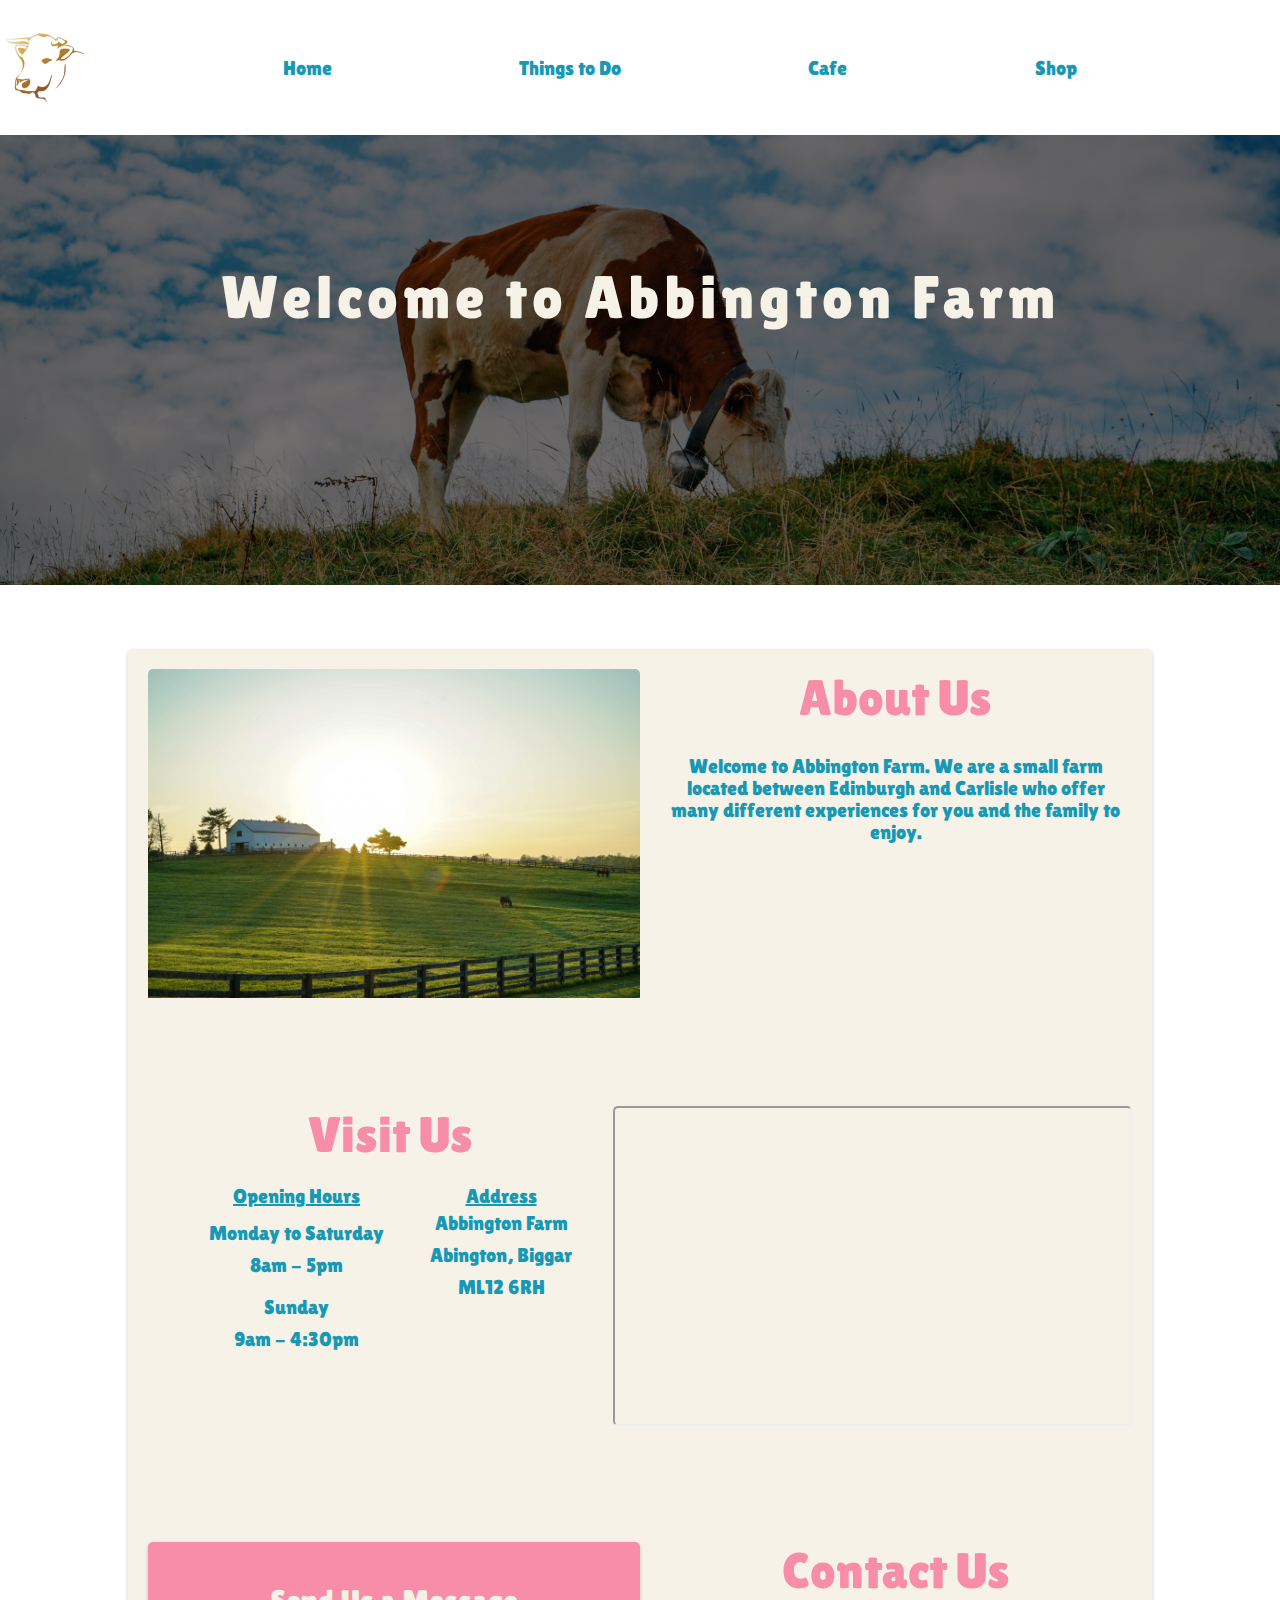
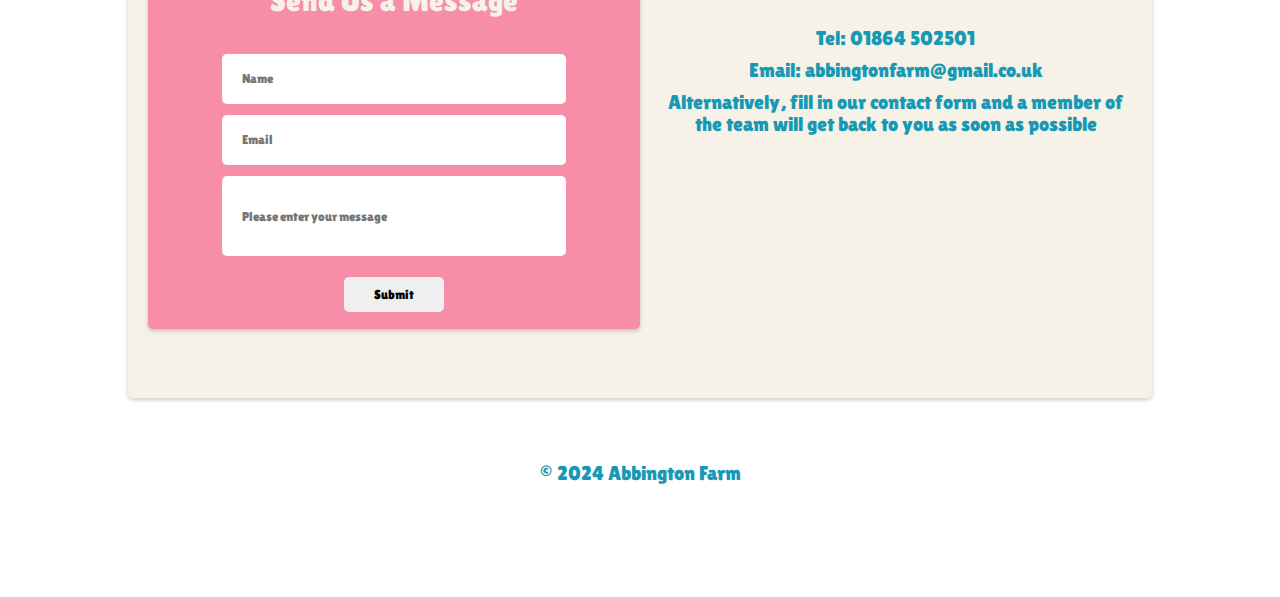
<file: index.html>
<!DOCTYPE html>
<html lang="en">
  <head>
    <meta charset="UTF-8" />
    <meta name="viewport" content="width=device-width, initial-scale=1.0" />
    <title>Abbington Farm</title>
    <link rel="stylesheet" href="css/style.css" />

    <link
      href="https://fonts.googleapis.com/css2?family=Lilita+One&family=Outfit:wght@400;500;600&family=Roboto:wght@400;700&display=swap"
      rel="stylesheet"
    />
  </head>
  <body>
    <header>
      <a href="index.html"
        ><img class="logo" src="images/cowLogo.png" alt="Abbington Farm Logo"
      /></a>
      <nav>
        <ul>
          <li class="nav-list"><a href="index.html">Home</a></li>
          <li class="nav-list">
            <a href="pages/things-to-do.html">Things to Do</a>
          </li>
          <li class="nav-list">
            <a href="pages/cafe.html">Cafe</a>
          </li>
          <li class="nav-list">
            <a href="pages/shop.html">Shop</a>
          </li>
        </ul>
      </nav>
    </header>

    <section class="top" id="homepage-cover">
      <h1>Welcome to Abbington Farm</h1>
    </section>

    <main>
      <section class="card-container">
        <div class="card-content">
          <div class="card-image">
            <img src="images/farm.jpg" alt="Farm" />
          </div>
          <div class="card-text">
            <h2>About Us</h2>
            <p>
              Welcome to Abbington Farm. We are a small farm located between
              Edinburgh and Carlisle who offer many different experiences for
              you and the family to enjoy.
            </p>
          </div>
        </div>

        <div class="card-content">
          <div class="card-text">
            <h2>Visit Us</h2>
            <div class="two-columns">
              <div class="opening-hours">
                <h4>Opening Hours</h4>
                <div class="mon-sat">
                  <p>Monday to Saturday</p>
                  <p>8am - 5pm</p>
                </div>

                <div class="sun">
                  <p>Sunday</p>
                  <p>9am - 4:30pm</p>
                </div>
              </div>
              <div class="address">
                <h4>Address</h4>
                <p>Abbington Farm</p>
                <p>Abington, Biggar</p>
                <p>ML12 6RH</p>
              </div>
            </div>
          </div>

          <div class="map">
            <iframe
              src="https://www.google.com/maps/embed?pb=!1m18!1m12!1m3!1d2260.4377423742844!2d-3.701074223135054!3d55.48989697298794!2m3!1f0!2f0!3f0!3m2!1i1024!2i768!4f13.1!3m3!1m2!1s0x4888017d5e4d7631%3A0x654b45f245c3940b!2sOver%20Abington%20Farm%20Cottage%2C%20Abington%2C%20Biggar%20ML12%206SF!5e0!3m2!1sen!2suk!4v1709067360494!5m2!1sen!2suk"
              width="550"
              height="320"
              style="border-radius: 5px"
              allowfullscreen=""
              loading="lazy"
              referrerpolicy="no-referrer-when-downgrade"
            ></iframe>
          </div>
        </div>

        <div class="card-content">
          <div class="contact-form">
            <form>
              <h3 id="form-heading">Send Us a Message</h3>
              <input type="text" name="name" placeholder="Name" required />
              <input type="email" name="email" placeholder="Email" required />
              <input
                id="msg"
                type="text"
                name="message"
                placeholder="Please enter your message"
                required
              />
              <button type="submit">Submit</button>
            </form>
          </div>

          <div class="card-text">
            <h2>Contact Us</h2>
            <p>Tel: 01864 502501</p>
            <p>Email: abbingtonfarm@gmail.co.uk</p>
            <p>
              Alternatively, fill in our contact form and a member of the team
              will get back to you as soon as possible
            </p>
          </div>
        </div>
      </section>
    </main>
    <footer class="footer">
      <p>&copy; 2024 Abbington Farm</p>
    </footer>
  </body>
</html>
</file>
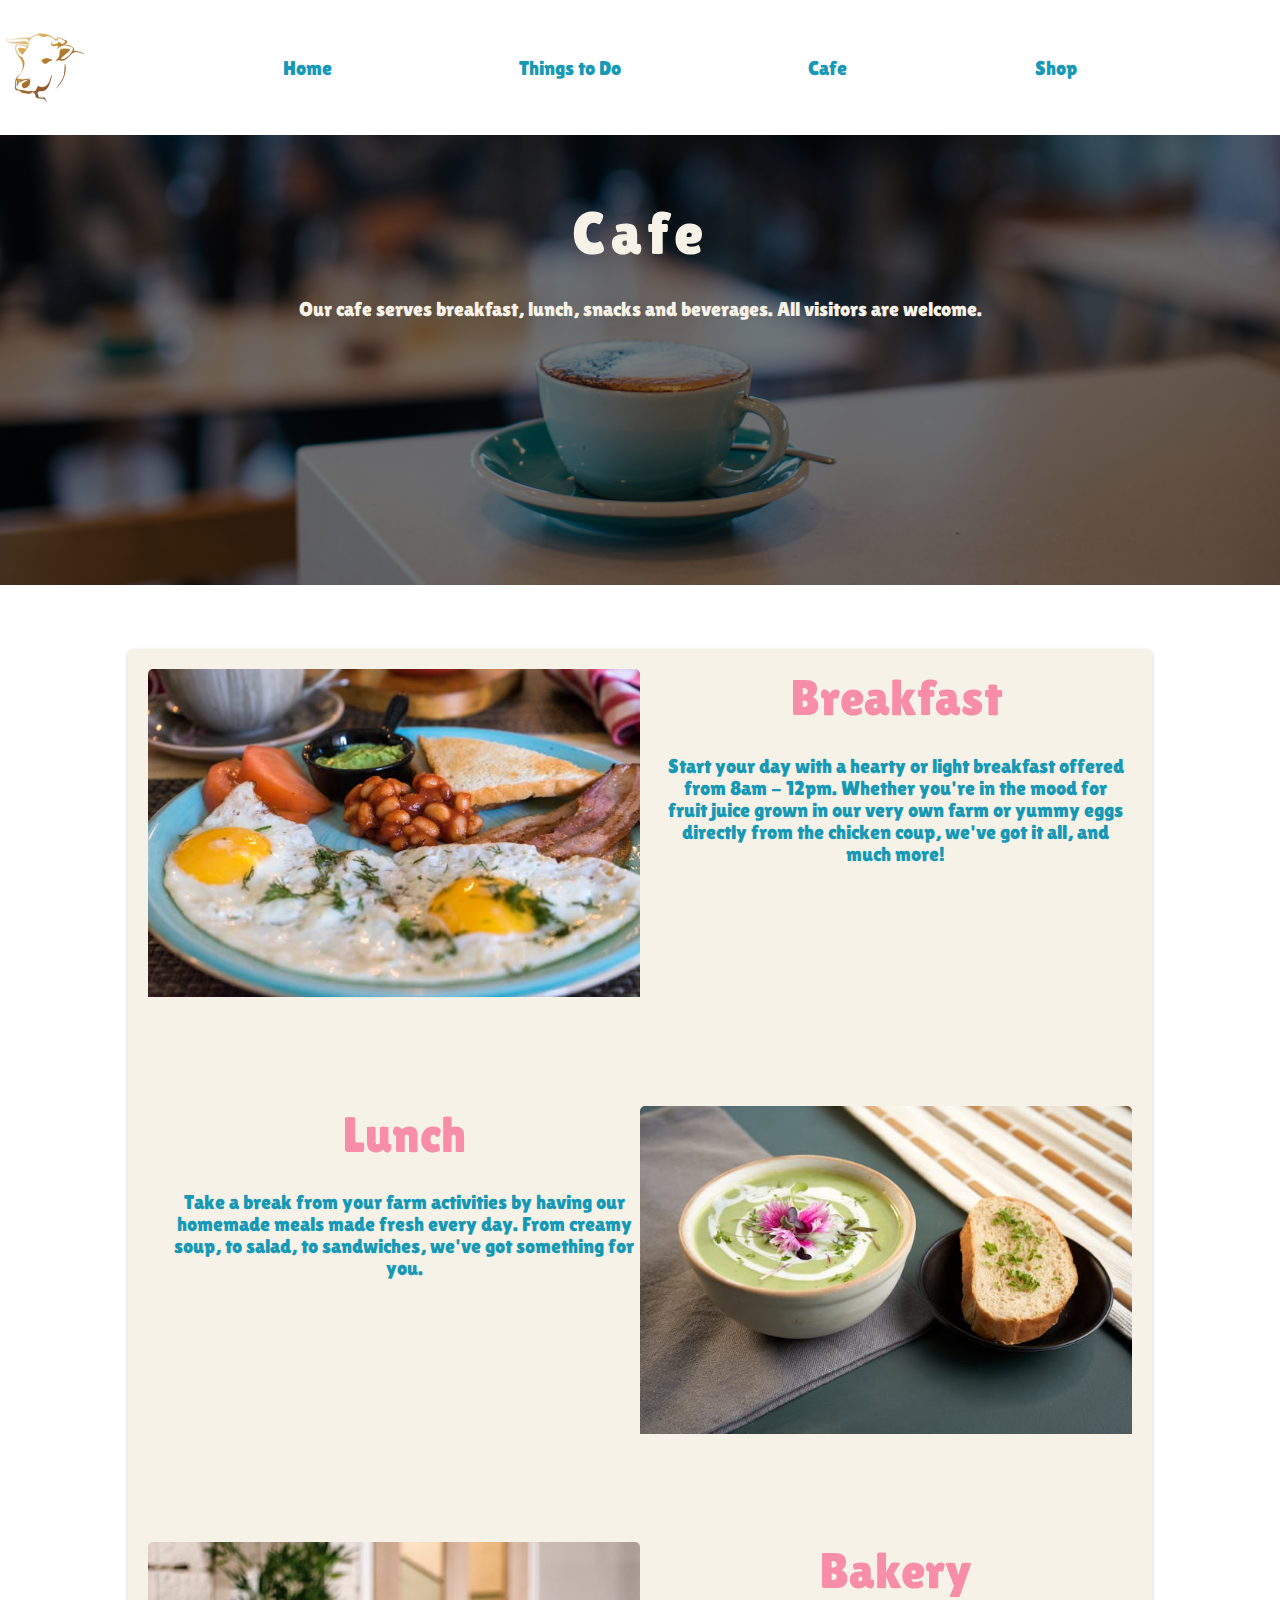
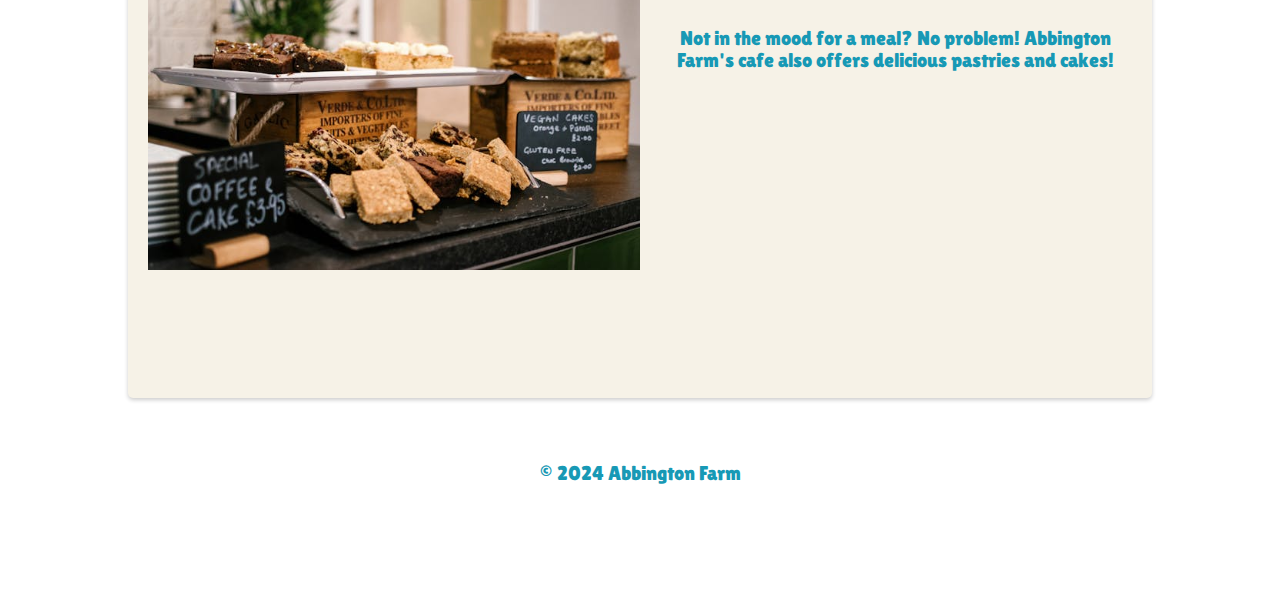
<file: pages/cafe.html>
<!DOCTYPE html>
<html lang="en">
  <head>
    <meta charset="UTF-8" />
    <meta name="viewport" content="width=device-width, initial-scale=1.0" />
    <title>Cafe</title>
    <link rel="stylesheet" href="../css/style.css" />
    <link
      href="https://fonts.googleapis.com/css2?family=Lilita+One&family=Outfit:wght@400;500;600&family=Roboto:wght@400;700&display=swap"
      rel="stylesheet"
    />
  </head>
  <body>
    <header>
      <a href="/Assignment/index.html"
        ><img
          class="logo"
          src="../images/cowLogo.png"
          alt="Abbington Farm Logo"
      /></a>
      <nav>
        <ul>
          <li class="nav-list"><a href="/Assignment/index.html">Home</a></li>
          <li class="nav-list">
            <a href="things-to-do.html">Things to Do</a>
          </li>
          <li class="nav-list"><a href="cafe.html">Cafe</a></li>
          <li class="nav-list"><a href="shop.html">Shop</a></li>
        </ul>
      </nav>
    </header>
    <!--NEW FROM HERE-->
    <section class="top" id="cafe-cover">
      <h1>Cafe</h1>
      <p>
        Our cafe serves breakfast, lunch, snacks and beverages. All visitors are
        welcome.
      </p>
    </section>

    <main>
      <section class="card-container">
        <div class="card-content">
          <div class="card-image">
            <img
              src="../images/britishbreakfast.jpg"
              alt="Plate of a typical british breakfast meal"
            />
          </div>
          <div class="card-text">
            <h2>Breakfast</h2>
            <p>
              Start your day with a hearty or light breakfast offered from 8am -
              12pm. Whether you're in the mood for fruit juice grown in our very
              own farm or yummy eggs directly from the chicken coup, we've got
              it all, and much more!
            </p>
          </div>
        </div>

        <div class="card-content">
          <div class="card-text">
            <h2>Lunch</h2>
            <p>
              Take a break from your farm activities by having our homemade
              meals made fresh every day. From creamy soup, to salad, to
              sandwiches, we've got something for you.
            </p>
          </div>
          <div class="card-image">
            <img
              src="../images/soup.jpg"
              alt="Bowl of creamy soup paired with a slice of bread"
            />
          </div>
        </div>

        <div class="card-content">
          <div class="card-image">
            <img src="../images/cakes.jpg" alt="Display of sweet treats" />
          </div>
          <div class="card-text">
            <h2>Bakery</h2>
            <p>
              Not in the mood for a meal? No problem! Abbington Farm's cafe also
              offers delicious pastries and cakes!
            </p>
          </div>
        </div>
      </section>
    </main>
    <footer class="footer">
      <p>&copy; 2024 Abbington Farm</p>
    </footer>
  </body>
</html>
</file>
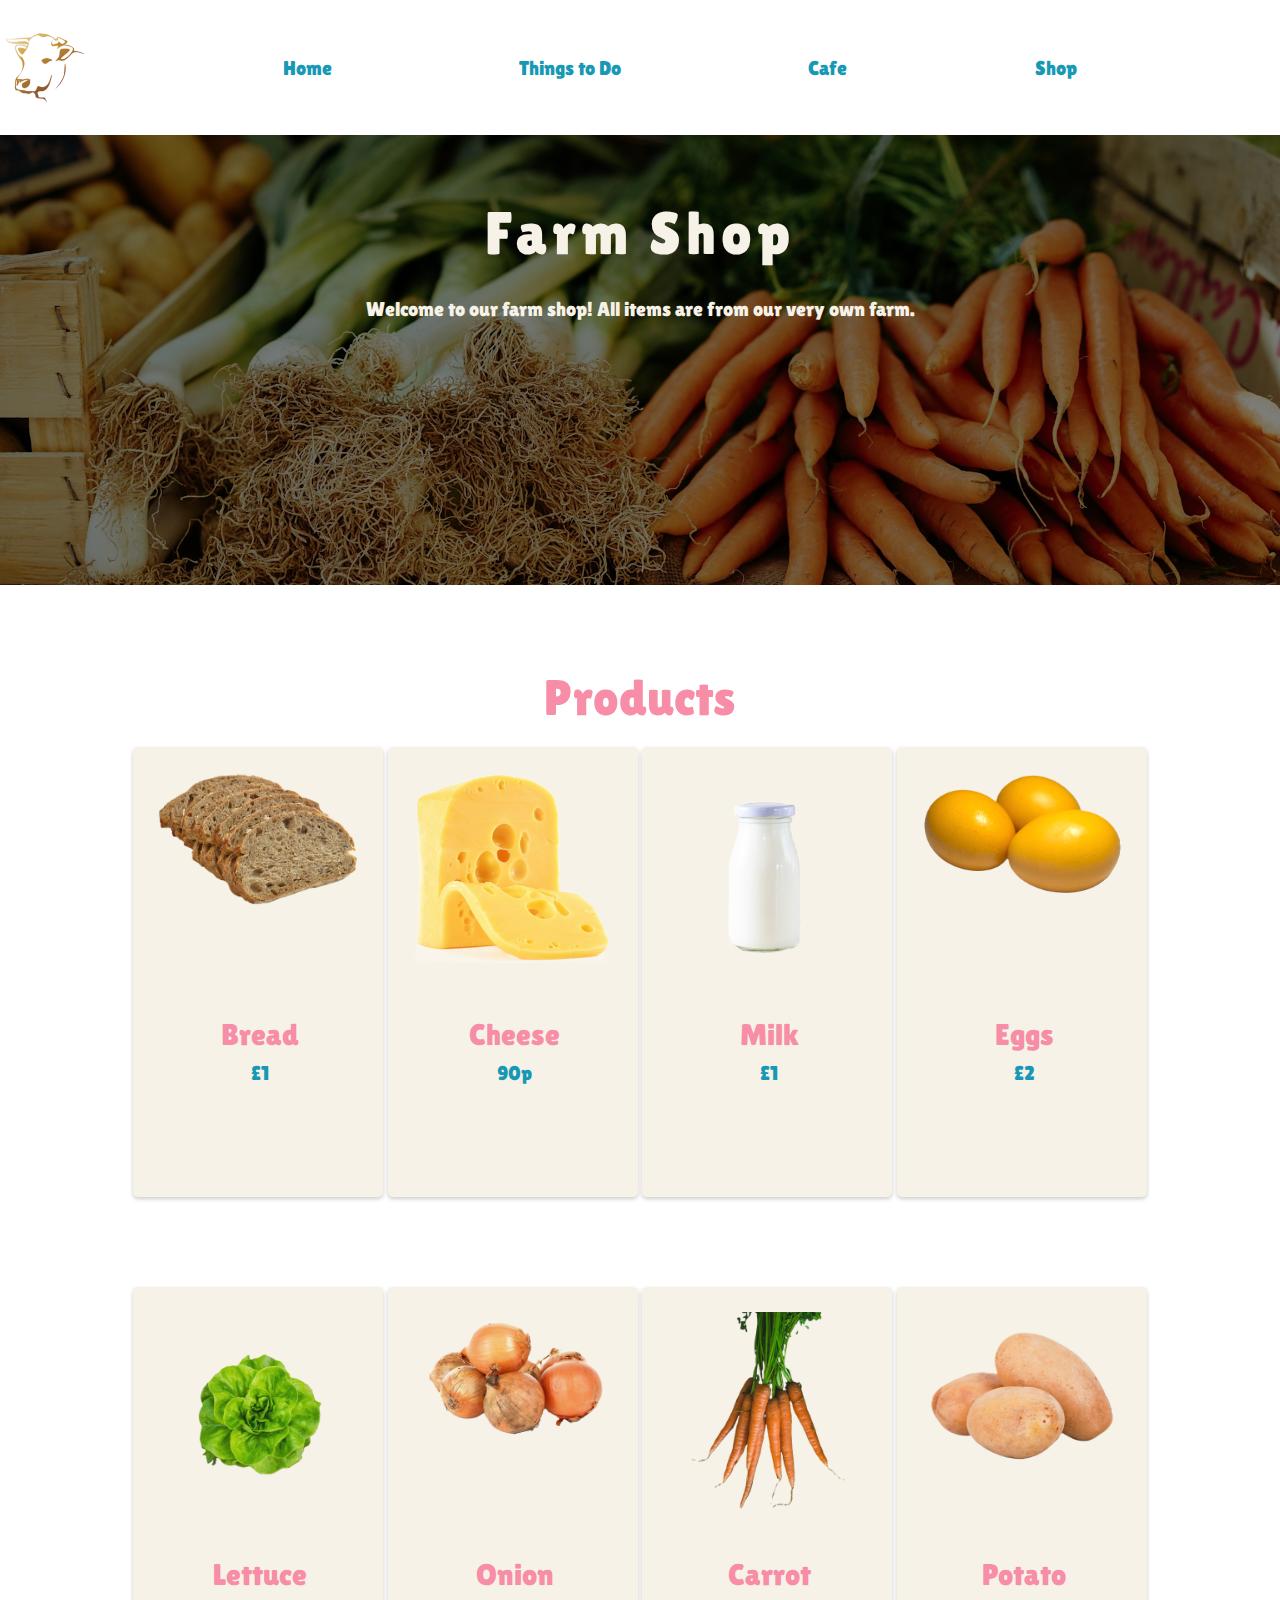
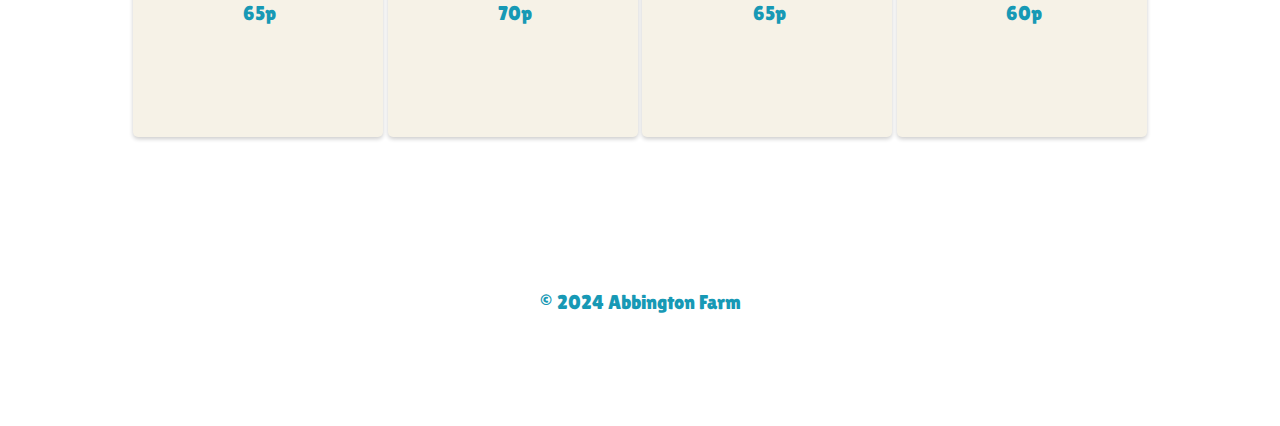
<file: pages/shop.html>
<!DOCTYPE html>
<html lang="en">
<head>
    <meta charset="UTF-8">
    <meta name="viewport" content="width=device-width, initial-scale=1.0">
    <title>Shop</title>
    <link rel="stylesheet" href="../css/style.css">
    <link
      href="https://fonts.googleapis.com/css2?family=Lilita+One&family=Outfit:wght@400;500;600&family=Roboto:wght@400;700&display=swap"
      rel="stylesheet"/>
</head>
<body>
    <header>
        <a href="/Assignment/index.html"><img class="logo" src="../images/cowLogo.png" alt="Abbington Farm Logo"/></a>
        <nav>
          <ul>
            <li class="nav-list"><a href="/Assignment/index.html">Home</a></li><li class="nav-list">
              <a href="things-to-do.html">Things to Do</a></li>
            <li class="nav-list"><a href="cafe.html">Cafe</a></li>
            <li class="nav-list"><a href="shop.html">Shop</a></li>
          </ul>
        </nav>
      </header>

<section class="top" id="shop-cover">
    <h1>Farm Shop</h1>
    <p>Welcome to our farm shop! All items are from our very own farm. </p>
</section>

<main>
<h2 id="products">Products</h2>
    <section class="card-container-two">
        <div class="card-two">
            <div class="card-content-two">
                <div class="card-image-two">
                    <img src="../images/bread.png" alt="bread">
                </div>
                <div class="card-text-two">
                    <h3>Bread</h3>
                    <p>£1</p>
                </div>
            </div>
        </div>

        <div class="card-two">
            <div class="card-content-two">
                <div class="card-image-two">
                    <img src="../images/cheese.png" alt="cheese">
                </div>
                <div class="card-text-two">
                    <h3>Cheese</h3>
                    <p>90p</p>
                </div>
            </div>
        </div>

        <div class="card-two">
            <div class="card-content-two">
                <div class="card-image-two">
                    <img src="../images/milk.png" alt="milk in a glass bottle">
                </div>
                <div class="card-text-two">
                    <h3>Milk</h3>
                    <p>£1</p>
                </div>
            </div>
        </div>

        <div class="card-two">
            <div class="card-content-two">
                <div class="card-image-two">
                    <img src="../images/eggs.png" alt="eggs">
                </div>
                <div class="card-text-two">
                    <h3>Eggs</h3>
                    <p>£2</p>
                </div>
            </div>
        </div>
    </section>

    <section class="card-container-two">
        <div class="card-two">
            <div class="card-content-two">
                <div class="card-image-two">
                    <img src="../images/lettuce.png" alt="lettuce">
                </div>
                <div class="card-text-two">
                    <h3>Lettuce</h3>
                    <p>65p</p>
                </div>
            </div>
        </div>

        <div class="card-two">
            <div class="card-content-two">
                <div class="card-image-two">
                    <img src="../images/onions.png" alt="white onions">
                </div>
                <div class="card-text-two">
                    <h3>Onion</h3>
                    <p>70p</p>
                </div>
            </div>
        </div>

        <div class="card-two">
            <div class="card-content-two">
                <div class="card-image-two">
                    <img src="../images/carrots2.png" alt="carrots">
                </div>
                <div class="card-text-two">
                    <h3>Carrot</h3>
                    <p>65p</p>
                </div>
            </div>
        </div>

        <div class="card-two">
            <div class="card-content-two">
                <div class="card-image-two">
                    <img src="../images/potato.png" alt="potato" id="bread">
                </div>
                <div class="card-text-two">
                    <h3>Potato</h3>
                    <p>60p</p>
                </div>
            </div>
        </div>
    </section>
</main>

<footer class="footer">
    <p>&copy; 2024 Abbington Farm</p>
  </footer>
</body>
</html>
</file>
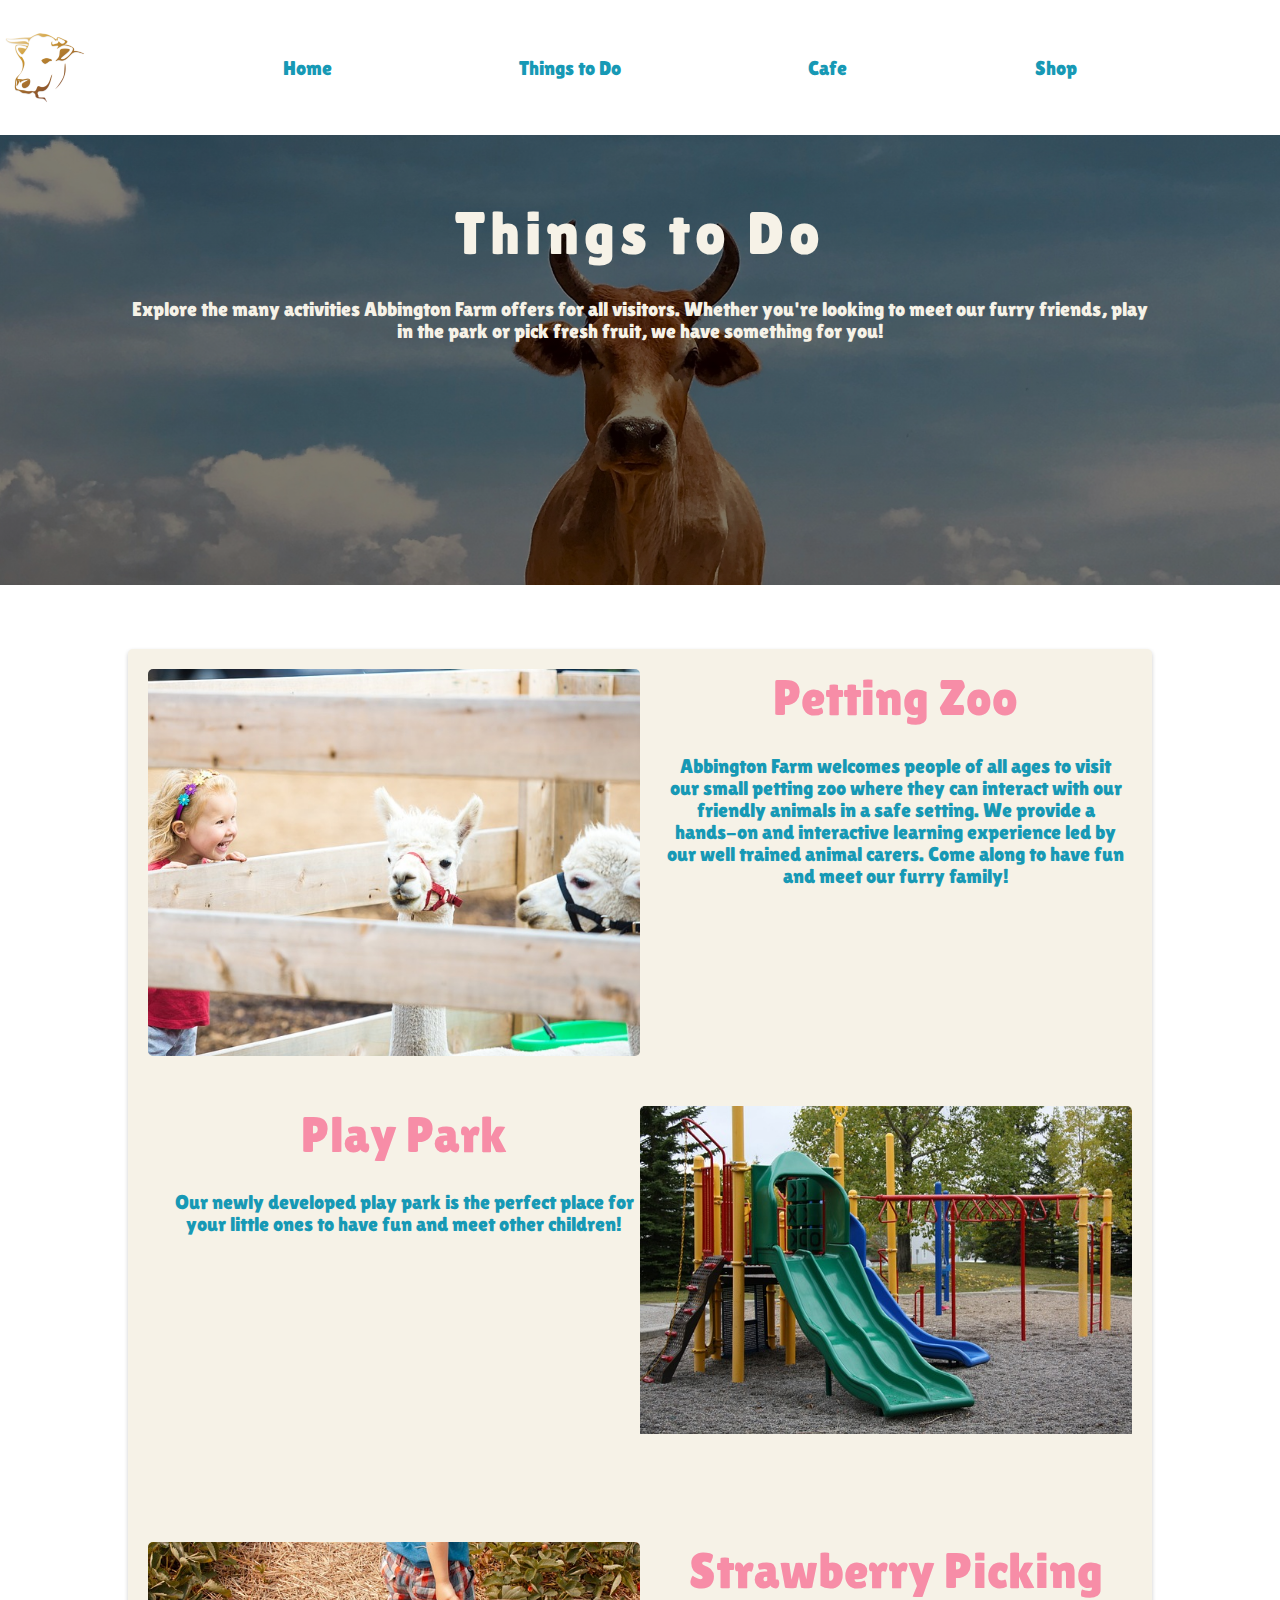
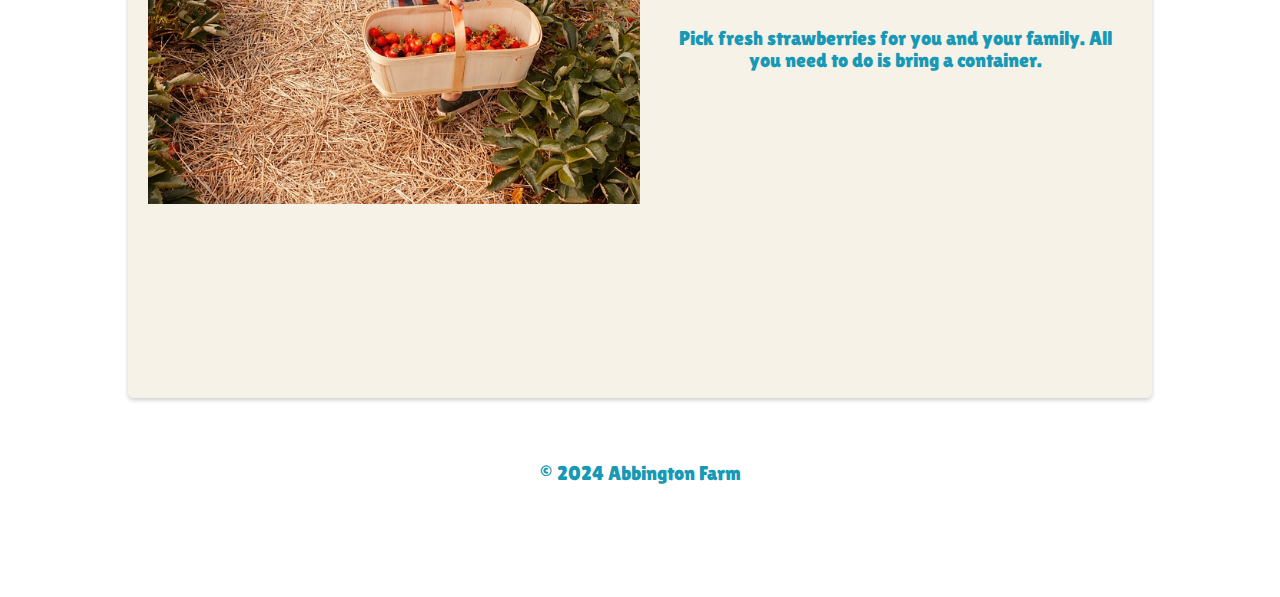
<file: pages/things-to-do.html>
<!DOCTYPE html>
<html lang="en">
<head>
    <meta charset="UTF-8">
    <meta name="viewport" content="width=device-width, initial-scale=1.0">
    <title>Things to Do</title>
    <link rel="stylesheet" href="../css/style.css">
    <link
      href="https://fonts.googleapis.com/css2?family=Lilita+One&family=Outfit:wght@400;500;600&family=Roboto:wght@400;700&display=swap"
      rel="stylesheet"/>
</head>
<body>
    <header>
        <a href="/Assignment/index.html"><img
            class="logo"
            src="../images/cowLogo.png" alt="Abbington Farm Logo"/></a>
        <nav>
          <ul>
            <li class="nav-list"><a href="/Assignment/index.html">Home</a></li><li class="nav-list">
              <a href="things-to-do.html">Things to Do</a></li>
            <li class="nav-list"><a href="cafe.html">Cafe</a></li>
            <li class="nav-list"><a href="shop.html">Shop</a></li>
          </ul>
        </nav>
      </header>

<section class="top" id="things-to-do-cover">
    <h1>Things to Do</h1>
    <p>Explore the many activities Abbington Farm offers for all visitors.
        Whether you're looking to meet our furry friends, play in the park or pick fresh fruit, we have something for you!</p>
</section>
     
<main>
<section class="card-container">
    <div class="card-content">
        <div class="card-image">
            <img src="../images/petting-zoo.jpg" alt="Young girl smiling at two alpacas">
        </div>
        <div class="card-text">
            <h2>Petting Zoo</h2>
            <p>Abbington Farm welcomes people of all ages to visit our small petting zoo where they can interact with our friendly animals in a safe setting. 
            We provide a hands-on and interactive learning experience led by our well trained animal carers. Come along to have fun and meet our furry family!</p>
        </div>
    </div>

    <div class="card-content">
        <div class="card-text">
            <h2>Play Park</h2>
            <p>Our newly developed play park is the perfect place for your little ones to have fun and meet other children!</p>
        </div>
        <div class="card-image">
            <img src="../images/play-park.jpg" alt="Empty play park">
        </div>
    </div>

    <div class="card-content">
        <div class="card-image">
            <img src="../images/strawberry-picking.jpg" alt="Basket of strawberries">
        </div>
        <div class="card-text">
            <h2>Strawberry Picking</h2>
            <p>Pick fresh strawberries for you and your family. All you need to do is bring a container.</p>
        </div>
    </div>
</section>
</main>
<footer class="footer">
    <p>&copy; 2024 Abbington Farm</p>
  </footer>
</body>
</html>
</file>
<file: css/style.css>
*{
    margin: 0;
    padding: 0;
    box-sizing: border-box;
    max-width: 100%;
    font-family: 'Lilita One', sans-serif;
    font-weight: lighter;
}

header {
    position: sticky;
    display: flex;
    flex-direction: row;
    align-items: center;
}

header, footer {
    background-color: white;
    height: 15vh;
}

.logo{
    width: 80px;
    margin-top: 5px;
    margin-left: 5px;
}

nav{
    width: 100%;
    padding: 16px;

}
.nav-list{
    list-style-type: none;
    font-size: 20px;
}

ul{
    display: flex;
    flex-direction: row;
    justify-content: space-evenly;  
}

a{
    text-decoration: none;
    color: #1799b5;
}

a:hover{
    color: #f78da7;
    transition: 0.20s;
}

main{
    margin: 5% 10%;
}

#homepage-cover{
    min-height: 50vh;
    background-size: cover;
    background-position: bottom;
    background-image: 
    linear-gradient(
      rgba(0, 0, 0, 0.5),
      rgba(0, 0, 0, 0.5)
    ), url(../images/cow.jpg);
    padding: 10% 10%;
}

#cafe-cover{
    min-height: 50vh;
    background-size: cover;
    background-position: bottom;
    background-image: 
    linear-gradient(
      rgba(0, 0, 0, 0.5),
      rgba(0, 0, 0, 0.5)
    ), url(../images/coffee.jpg);
    padding: 5% 10%;
}

#shop-cover{
    min-height: 50vh;
    background-size: cover;
    background-position: center;
    background-image: 
    linear-gradient(
      rgba(0, 0, 0, 0.5),
      rgba(0, 0, 0, 0.5)
    ), url(../images/produce.jpg);
    padding: 5% 10%;   
}
#things-to-do-cover{
    min-height: 50vh;
    background-size: cover;
    background-position: center;
    background-image: 
    linear-gradient(
      rgba(0, 0, 0, 0.5),
      rgba(0, 0, 0, 0.5)
    ), url(../images/cowCenter.jpg);
    padding: 5% 10%;
}

.top h1, p{
    text-align: center;
    color: #f6f2e7;
}

.top p{
    margin-top: 3%;
    color: #f6f2e7;
}

h1{
    font-size: 60px;
    font-weight: lighter;
    letter-spacing: 5px;
}

h2{
    font-size: 50px;
    padding-bottom: 5%;
    color: #f78da7;
    text-align: center;
}

h3{
    font-size: 30px;
    padding-bottom: 5%;
    color: #f78da7;
}

h4{
    color: #1799b5;
    font-size: 20px;
    text-decoration: underline;
}

p{
    color: #1799b5;
    font-size: 20px;
}

#products{
    font-size: 50px;
    padding: 2%;
    color: #f78da7;
    text-align: center;
}

.card-container-two{
    display: flex;
    justify-content: space-evenly;
    width: 100%;
    padding-bottom: 10vh;
   
}

.card-content-two{
    background-color: #f6f2e7;
    width: 250px;
    height: 50vh;
    border-radius: 5px;
    box-shadow: 0px 2px 4px rgba(0,0,0,0.2);
    padding: 10%
}
.card-image-two{
    height: 25vh;
    width: 200px;
    margin: auto;
    overflow: hidden;

}

.card-text-two{
   padding-top: 10%;
}

.card-container{
    background-color: #f6f2e7;
    padding: 2%;
    width: 100%;
    border-radius: 5px;
    box-shadow: 0px 2px 4px rgba(0,0,0,0.2);
}


.card-content{
display: flex;
justify-content: space-between;
padding-bottom: 5%;

}

.card-image, .card-image-two{
    overflow: hidden;
    border-radius: 5px;
}
.card-image, .card-text, .contact-form{
    width: 50%;
    height: 43vh;
    
}

.card-text, .card-text-two{
    text-align: center;
    padding-left: 2%;
}

.two-columns{
    display: flex;
    justify-content: space-evenly;
    
}


.mon-sat{
    margin-bottom: 10px;
    margin-top: 10px;
}

.card-text p{
    font-size: 20px;
    padding: 5px;
}

#contact{
    gap: 100px; 
}

form{
    background-color: #f78da7;
    display: flex;
    justify-content: space-evenly;
    align-items: center;
    gap: 5px;
    flex-direction: column;
    border-radius: 5px;
    box-shadow: 0px 2px 4px rgba(0,0,0,0.2);
    height: 43vh;
}

#form-heading{
    color: #f6f2e7;
    margin-top: 10px;
    font-size: 30px;
    padding-top: 5%;
}

form input{
    width: 70%;
    height: 50px;
    border: none;
    outline: none;
    padding: 20px;
    color: #666;
    border-radius: 5px;
}

#msg{
    height: 80px;
}

button{
    padding: 10px 30px;
    border: none;
    border-radius: 5px;
    cursor: pointer;
    margin: 10px 0px;
}
</file>
